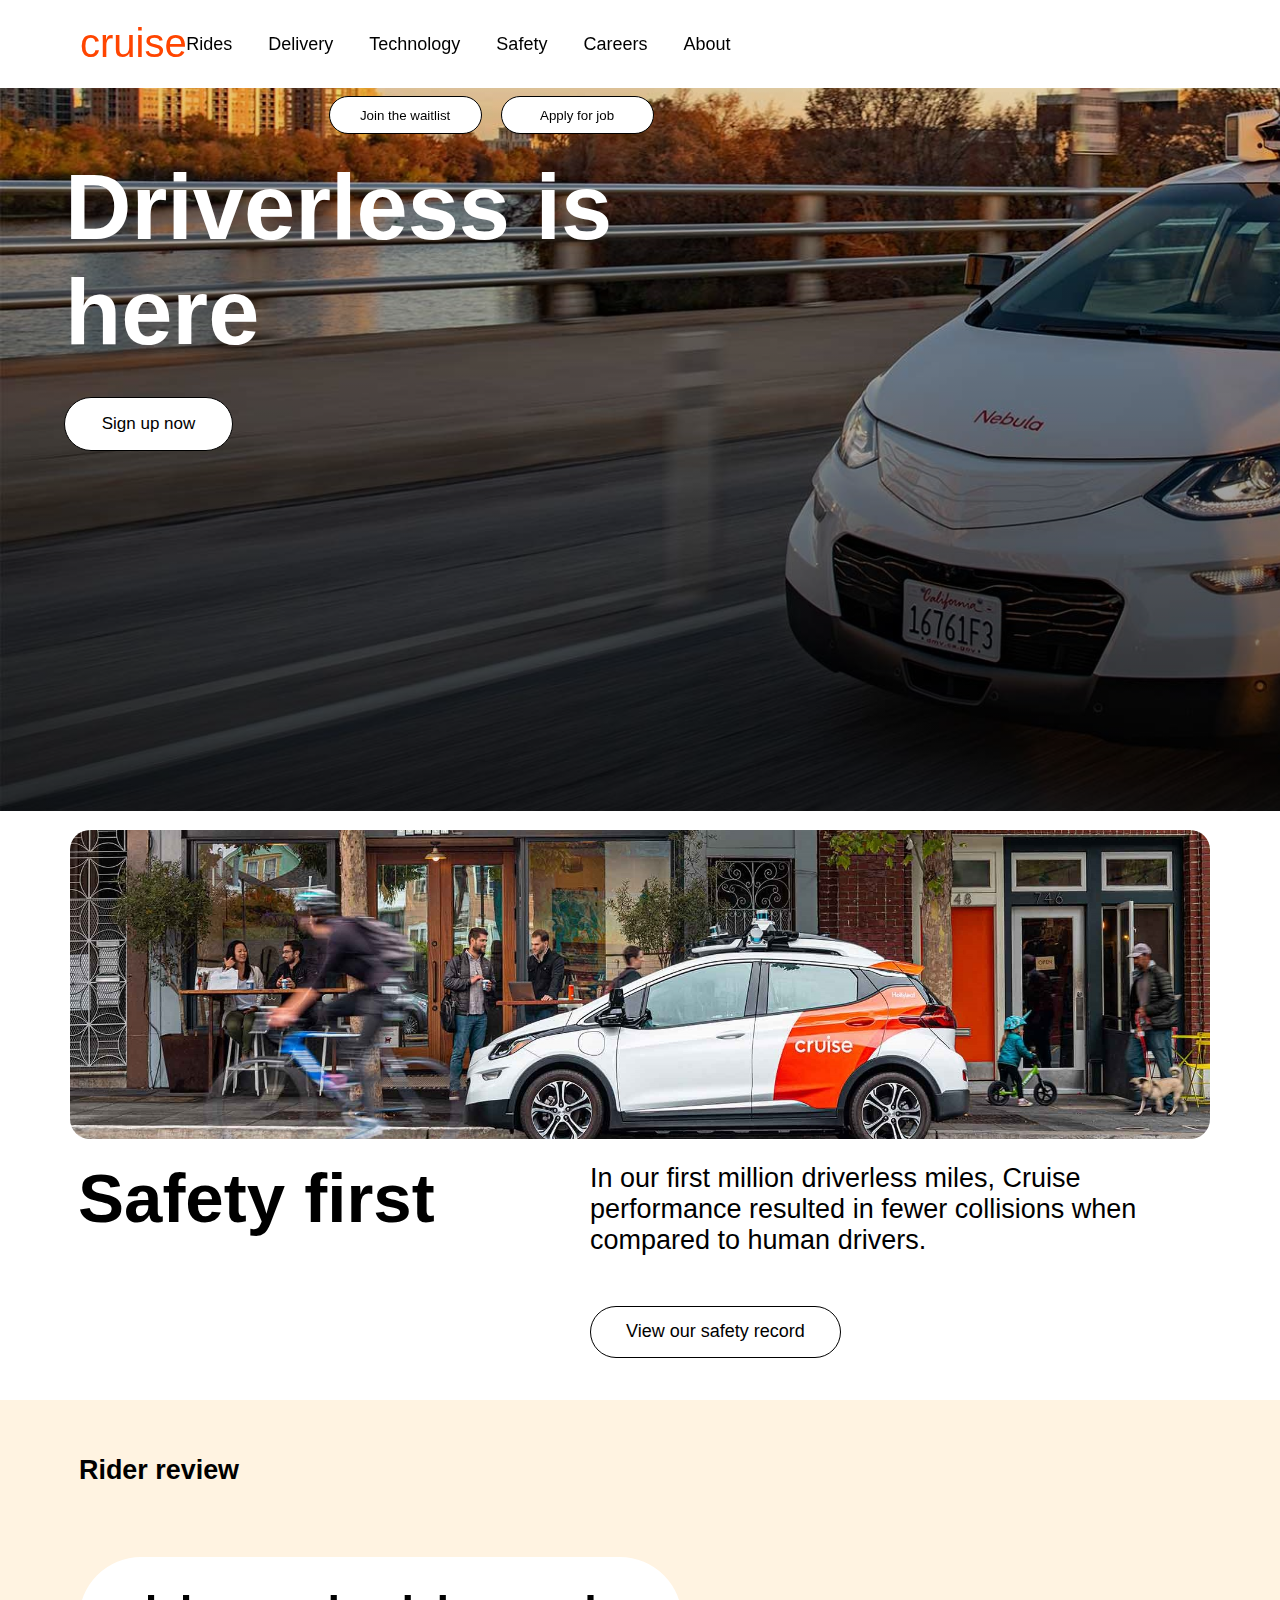
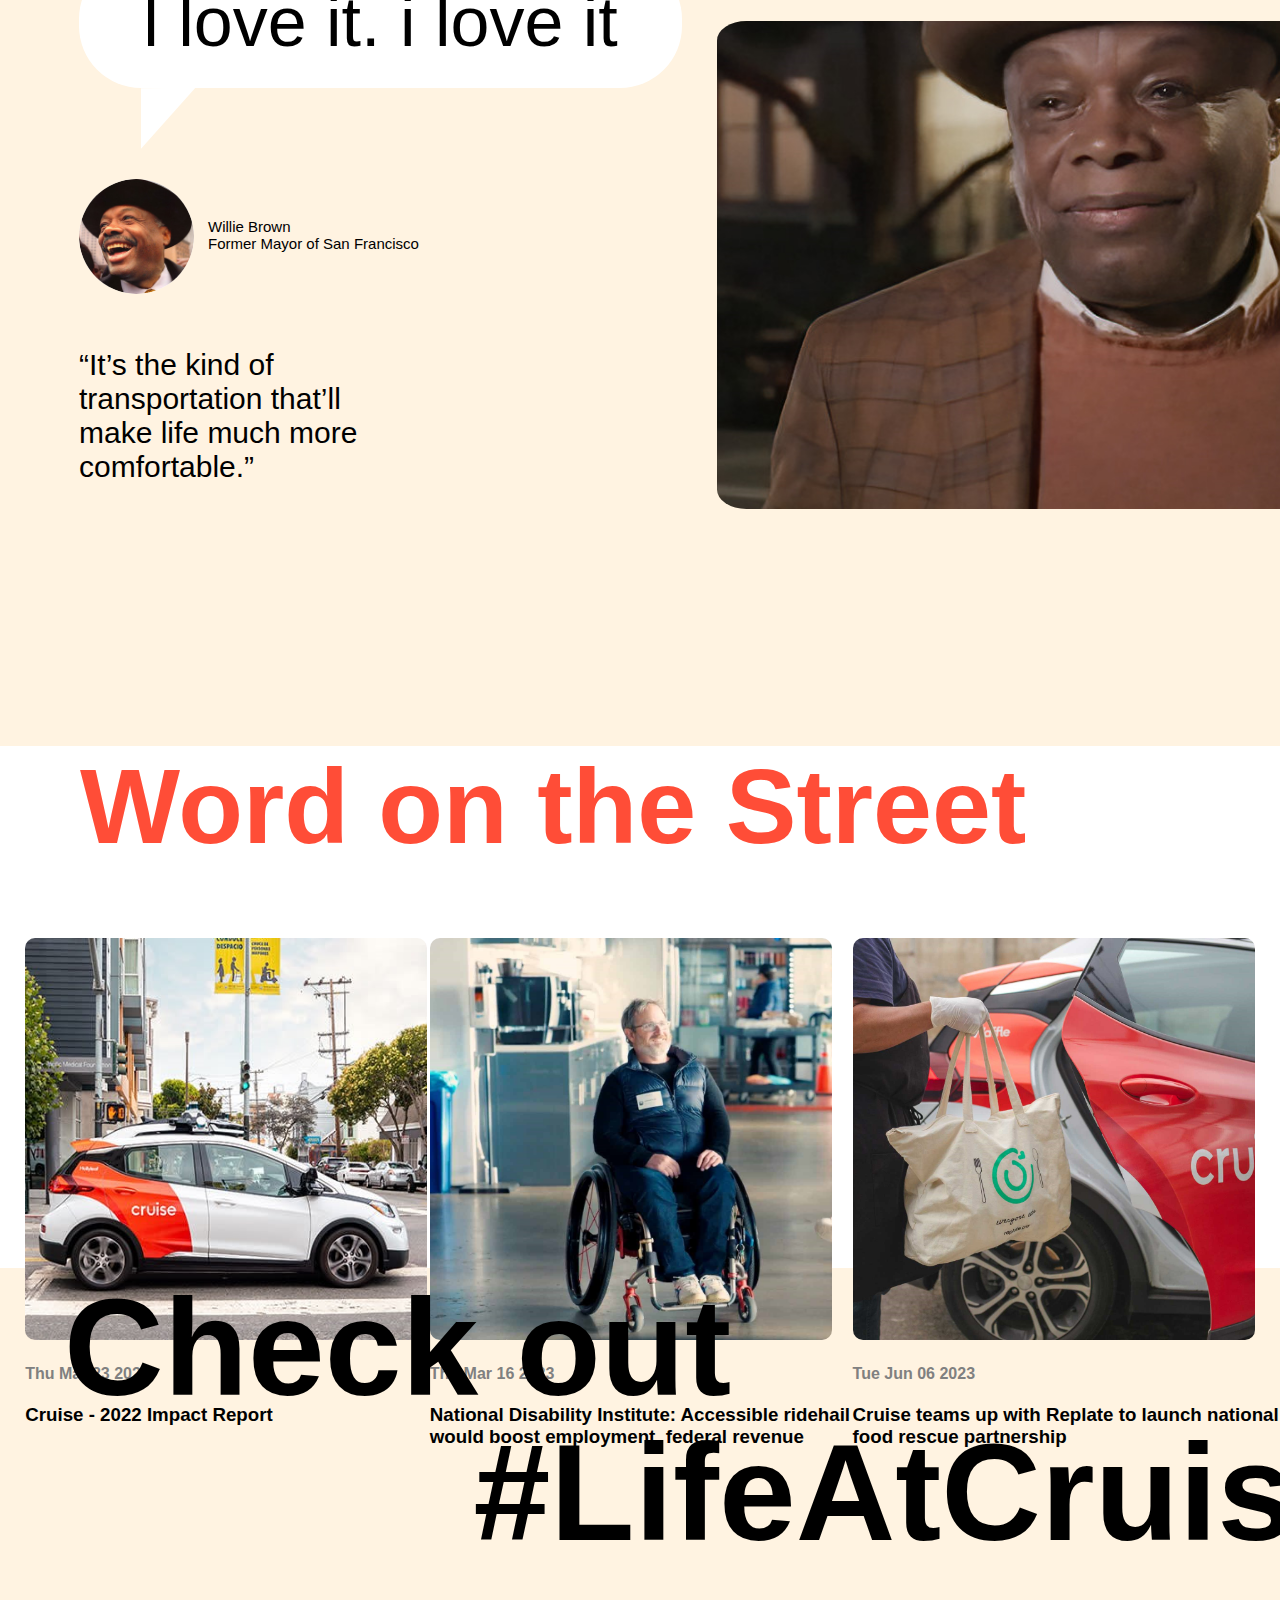
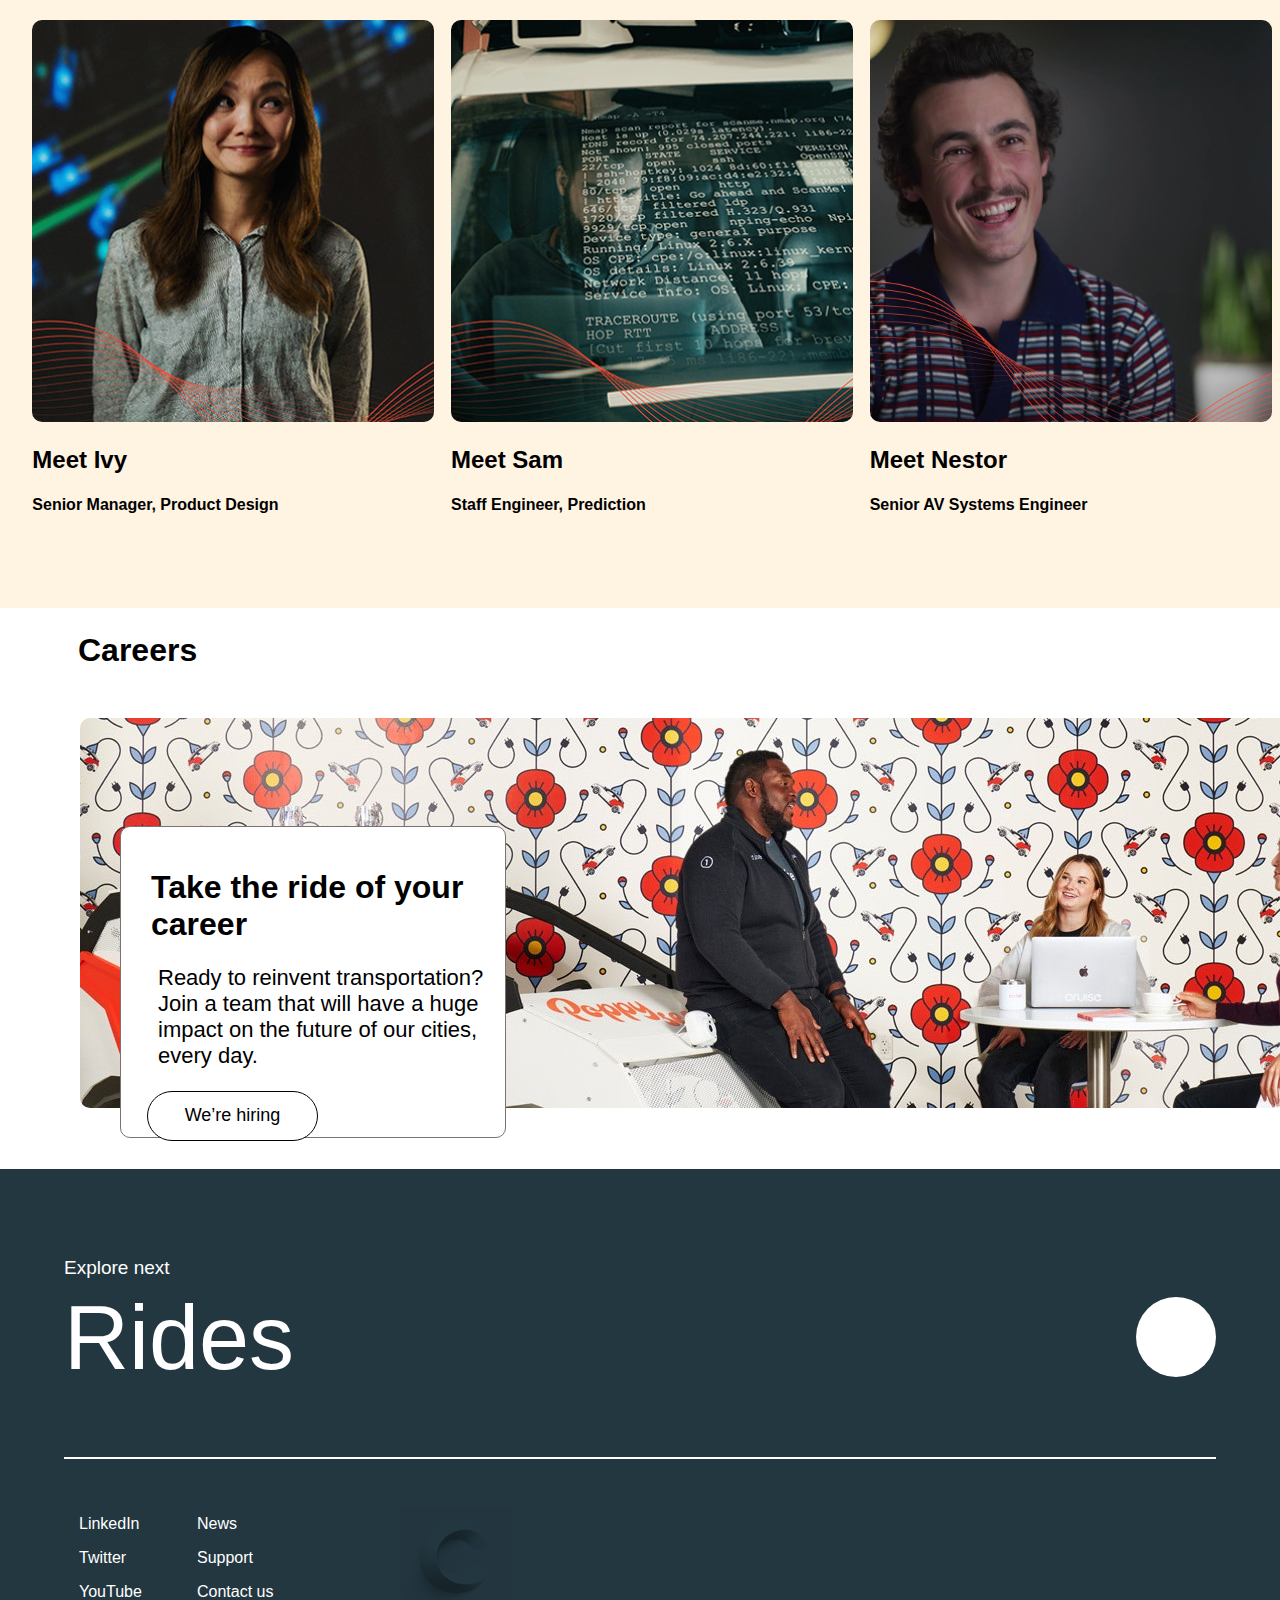
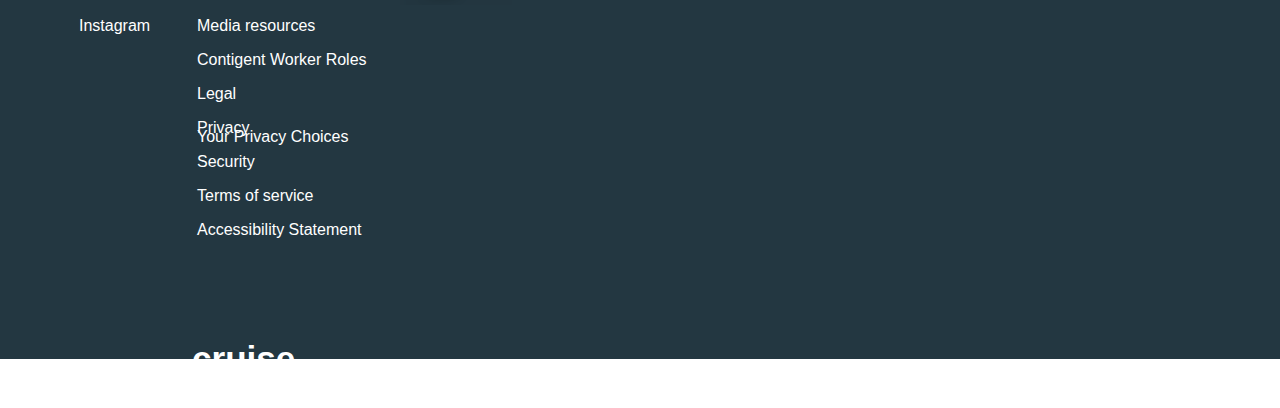
<file: index.html>
<!DOCTYPE html>
<html lang="en">
<head>
    <meta charset="UTF-8">
    <meta name="viewport" content="width=device-width, initial-scale=1.0">
    <title>Document-Cruise</title>
    <link rel="stylesheet" href="https://cdnjs.cloudflare.com/ajax/libs/font-awesome/6.4.0/css/all.min.css" integrity="sha512-iecdLmaskl7CVkqkXNQ/ZH/XLlvWZOJyj7Yy7tcenmpD1ypASozpmT/E0iPtmFIB46ZmdtAc9eNBvH0H/ZpiBw==" crossorigin="anonymous" referrerpolicy="no-referrer" />
<link href="Cruise-styles.css" type="text/css" rel="stylesheet">
</head>
<body>
    <header class="header">
        <div class="header1">
            <a>cruise</a>
        </div>
        <div class="nav">
            <ul>
                <li><a>Rides</a></li>
                <li><a>Delivery</a></li>
                <li><a>Technology</a></li>
                <li><a>Safety</a></li>
                <li><a>Careers</a></li>
                <li><a>About</a></li>
            </ul>
        </div>
        <div class="header2">
            <button>Join the waitlist</button>
            <button>Apply for job</button>
        </div>
       
    </header>   
    <div class="container">
        <div class="first-container">
            <div class="first-container1">
                <h1>Driverless is here</h1>
            </div>
            <div class="first-container2">
                <button>Sign up now</button>
            </div>
        </div>
        <div >
            <img class="second-container" src="./IMG-2.jpg" alt="">
        </div>
        
            <div class="container-3">
                <a><strong> Safety first</strong></a>
            </div>
            <div class="container-4">
                <p>In our first million driverless miles, Cruise performance resulted in fewer collisions when compared to human drivers.</p>
                <button>View our safety record</button> 
            </div>
        </div>
    </div>
    <div class="container-5">
        <div class="container-5-1">
            <h3>Rider review</h3>
        </div>
        <div class="container-5-2">
            <button>l love it. i love it</button> 
            <div class="container-5-3">
                
            </div>
            <div class="container-5-4">
                <img src="Willie_Brown__1_.png" alt="">
            </div>
            <div class="container-5-5">
                <img src="Rectangle_2919.png" alt="">
                <p>Willie Brown<br>Former Mayor of San Francisco</p>
            </div>
            <div class="container-5-6">
                <a>“It’s the kind of transportation that’ll make life much more comfortable.”</a>
            </div>        
        </div>
    </div>
    <div class="container-6">
        <div class="container-6-1">
            <h1>Word on the Street</h1>

            <div class="row1">
                <div ><img src="2022-impact-report-header1.jpg" ><h4 class="text1">Thu Mar 23 2023</h4><h3>Cruise - 2022 Impact Report</h3></div>
                <div ><img src="NDI-Report-Header-optimized.jpg" ><h4 class="text1">Thu Mar 16 2023</h4><h3>National Disability Institute: Accessible ridehail<br> would boost employment, federal revenue</h3></div>
                <div ><img src="cruisexreplate_thumbnail_video.jpg" ><h4 class="text1">Tue Jun 06 2023</h4><h3>Cruise teams up with Replate to launch national<br> food rescue partnership</h3></div>
            </div>
        </div>
    </div> 
    <div class="container-7">
        <div class="text7-1"><h1>Check out</h1></div>
        <div class="text7-2"><h1>#LifeAtCruise</h1></div>
        <div class="row2">
            <div ><img src="Homepage_EmployeeSpotlightModule_IvyThumbnail_F.png" ><h2 class="text1">Meet Ivy</h2><h4>Senior Manager, Product Design</h4></div>
            <div ><img src="Homepage_EmployeeSpotlightModule_SamThumbnail_F.png" ><h2 class="text1">Meet Sam</h2><h4>Staff Engineer, Prediction</h4></div>
            <div ><img src="EmployerBrand_Nestor-EB.png" ><h2 class="text1">Meet Nestor</h2><h4>Senior AV Systems Engineer</h4></div>
        </div>
    </div> 
    <div class="container-8">
        <h1 id="careers">Careers</h1>
        <div><img src="Recurring_Careers_New.jpg"></div>
        <div class="container-8-1">
            <h1 class="container-8-2">Take the ride of your<br> career</h1>
            <p>Ready to reinvent transportation? Join a team that will have a huge impact on the future of our cities, every day.</p>
            <div>
                <button>We’re hiring</button> 
            </div>
        </div>
    </div>
    <div class="container-9">
        <div class="container-9-1">
            <div class="container-9-2">
                <a>Explore next</a>
            </div>
              <div class="container-9-3">
                <div class="text"><a>Rides</a></div>
                <div class="button">
                    <i class="fa-solid fa-arrow-right"></i>
                </div>

              </div>

        </div>

    </div>
    <footer>
        <div class="footer-1">
        <ul>
            <li><a>LinkedIn</a></li>
            <li><a>Twitter</a></li>
            <li><a>YouTube</a></li>
            <li><a>Instagram</a></li>
        </ul>
    </div>
    <div class="footer-2">
        <ul>
            <li><a>News</a></li>
            <li><a>Support</a></li>
            <li><a>Contact us</a></li>
            <li><a>Media resources</a></li>       
            <li><a>Contigent Worker Roles</a></li>
            <li><a>Legal</a></li>
            <li><a>Privacy</a></li>
            <li><a>Security</a></li>
            <li><a>Terms of service</a></li>
            <li><a>Accessibility Statement</a></li>
        </ul>
    </div>
    <div class="footer-3">
        <ul>
            <li><a>Your Privacy Choices</a></li>
        </ul>
    </div>
    <div class="footer-4">
        <img src="download.png" alt="">
    </div>
    <div class="footer-5">
        <h3>cruise</h3>
    </div>
    <div class="footer-6">
        <h4>© 2023 Cruise LLC</h4>
    </div>
    </footer>
    
    
      
</body>

</html>
</file>
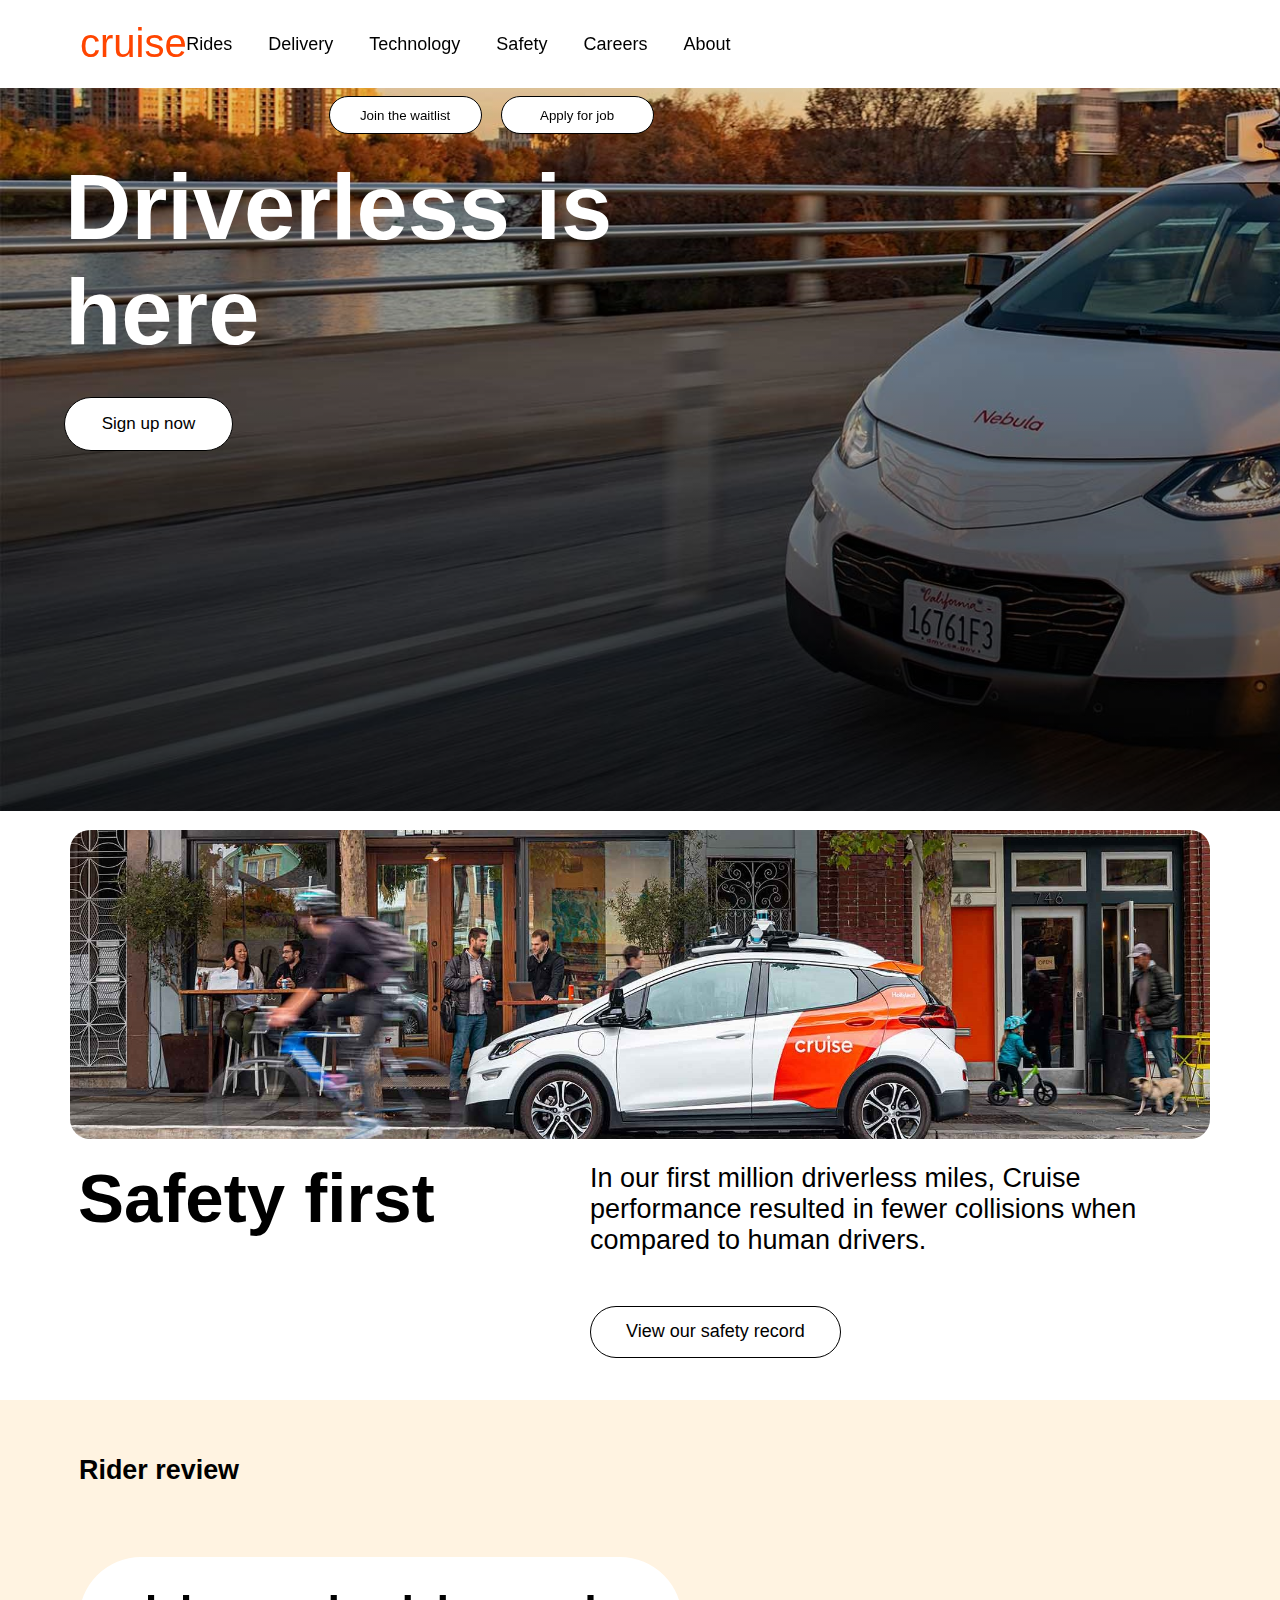
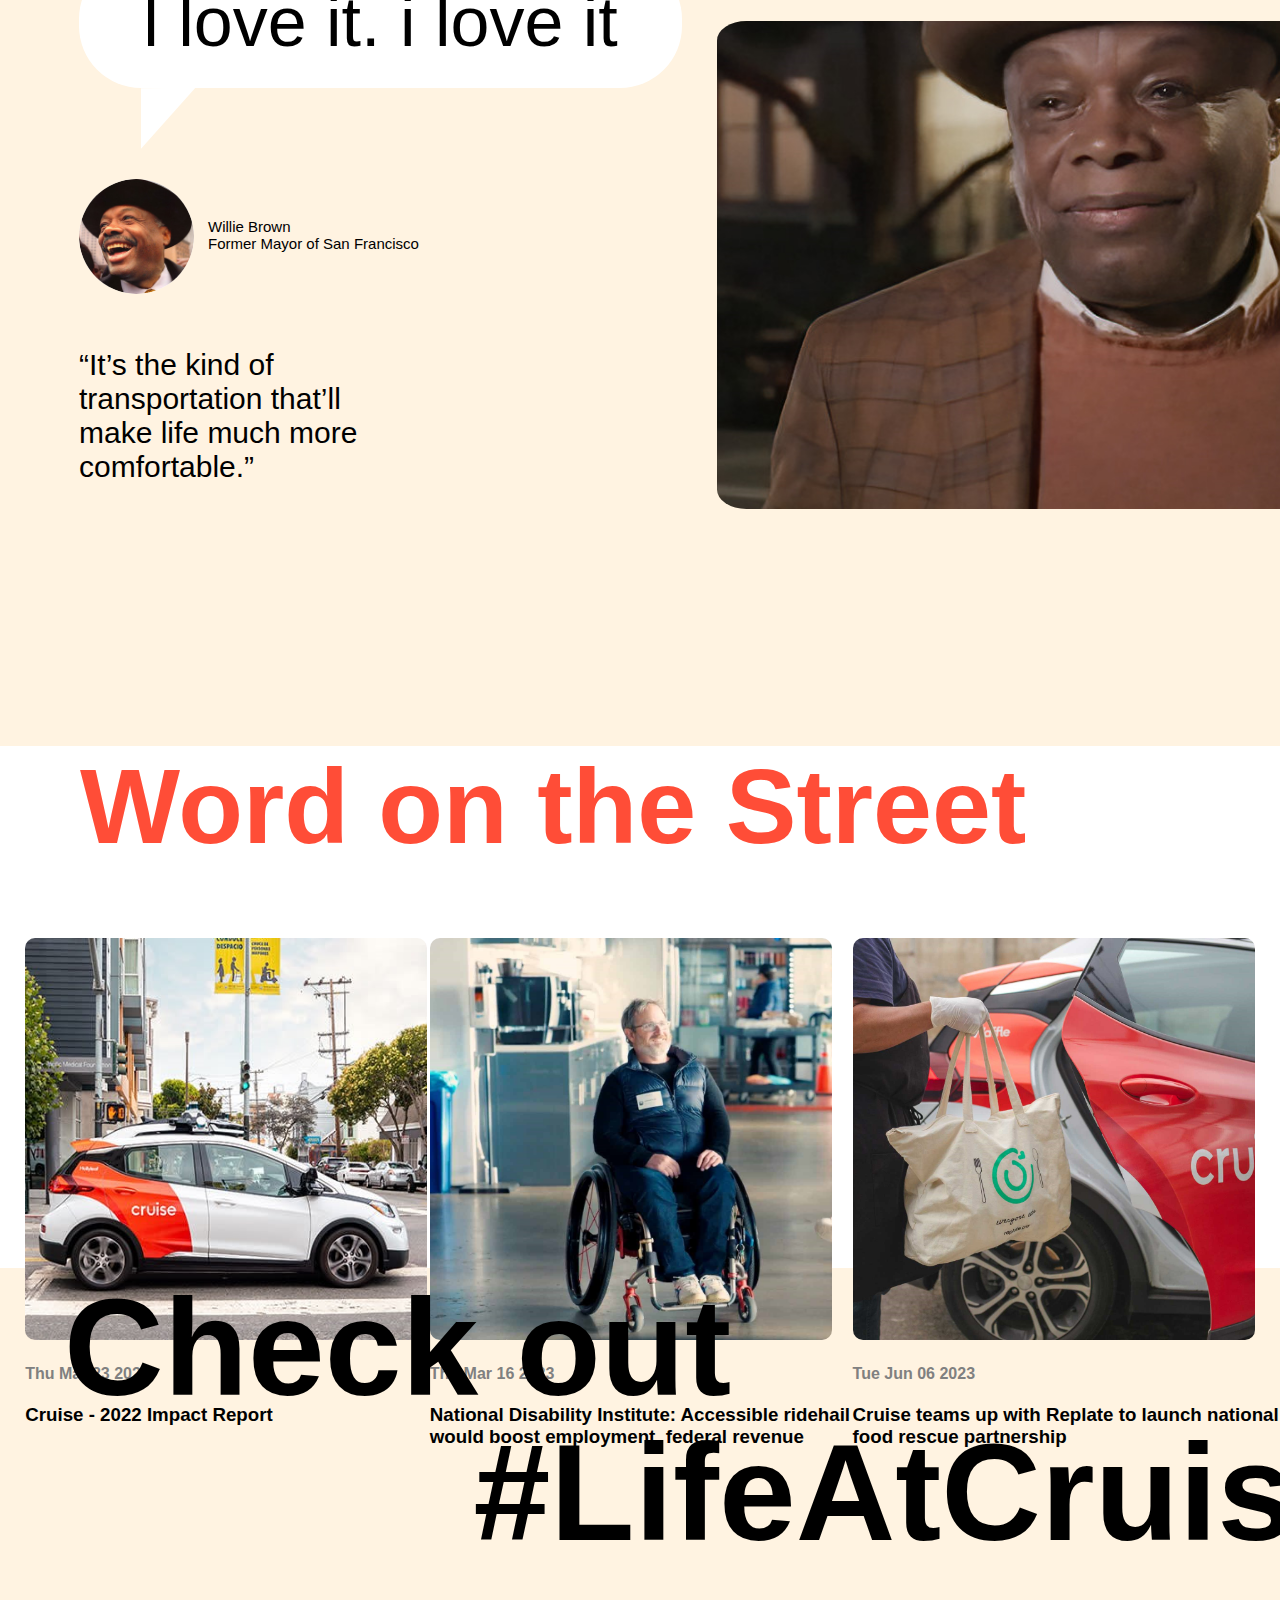
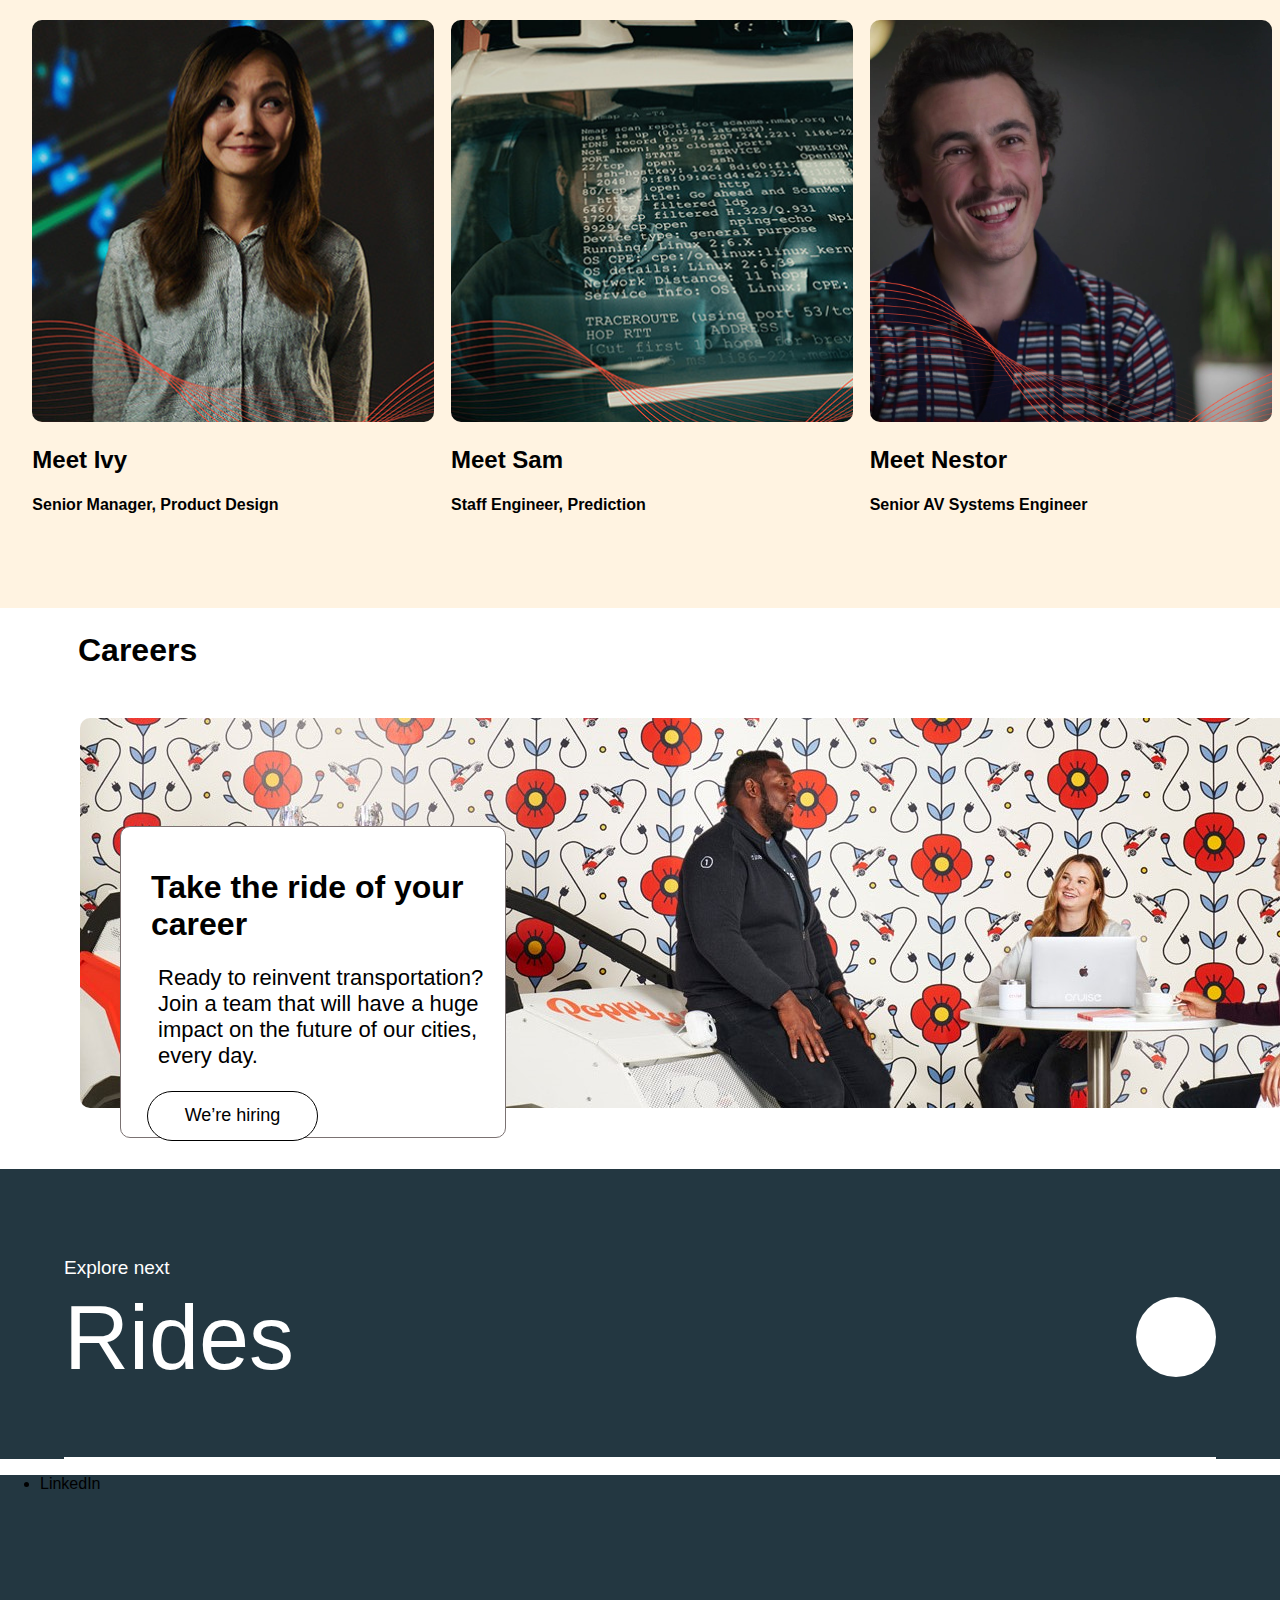
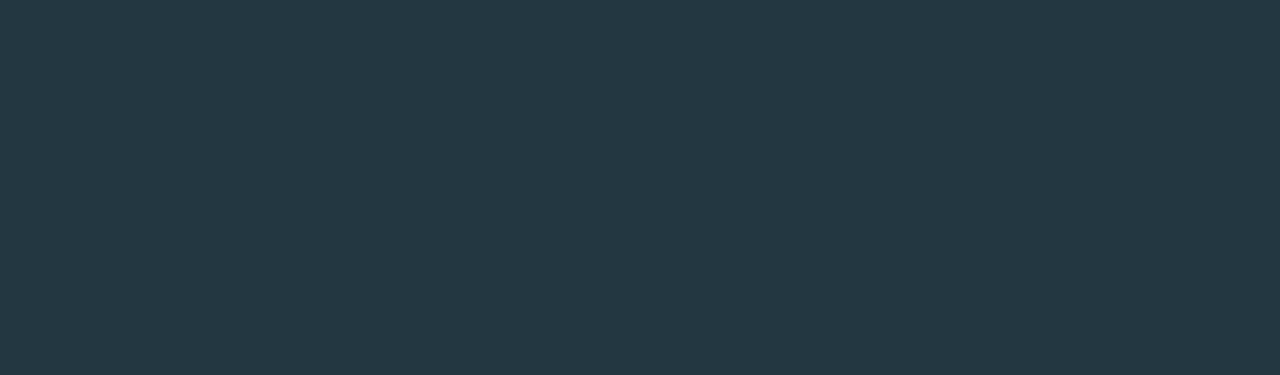
<file: Cruise.html>
<!DOCTYPE html>
<html lang="en">
<head>
    <meta charset="UTF-8">
    <meta name="viewport" content="width=device-width, initial-scale=1.0">
    <title>Document-Cruise</title>
    <link rel="stylesheet" href="https://cdnjs.cloudflare.com/ajax/libs/font-awesome/6.4.0/css/all.min.css" integrity="sha512-iecdLmaskl7CVkqkXNQ/ZH/XLlvWZOJyj7Yy7tcenmpD1ypASozpmT/E0iPtmFIB46ZmdtAc9eNBvH0H/ZpiBw==" crossorigin="anonymous" referrerpolicy="no-referrer" />
<link href="Cruise-styles.css" type="text/css" rel="stylesheet">
</head>
<body>
    <header class="header">
        <div class="header1">
            <a>cruise</a>
        </div>
        <div class="nav">
            <ul>
                <li><a>Rides</a></li>
                <li><a>Delivery</a></li>
                <li><a>Technology</a></li>
                <li><a>Safety</a></li>
                <li><a>Careers</a></li>
                <li><a>About</a></li>
            </ul>
        </div>
        <div class="header2">
            <button>Join the waitlist</button>
            <button>Apply for job</button>
        </div>
       
    </header>   
    <div class="container">
        <div class="first-container">
            <div class="first-container1">
                <h1>Driverless is here</h1>
            </div>
            <div class="first-container2">
                <button>Sign up now</button>
            </div>
        </div>
        <div >
            <img class="second-container" src="IMG-2.jpg" alt="">
        </div>
        
            <div class="container-3">
                <a><strong> Safety first</strong></a>
            </div>
            <div class="container-4">
                <p>In our first million driverless miles, Cruise performance resulted in fewer collisions when compared to human drivers.</p>
                <button>View our safety record</button> 
            </div>
        </div>
    </div>
    <div class="container-5">
        <div class="container-5-1">
            <h3>Rider review</h3>
        </div>
        <div class="container-5-2">
            <button>l love it. i love it</button> 
            <div class="container-5-3">
                
            </div>
            <div class="container-5-4">
                <img src="Willie_Brown__1_.png" alt="">
            </div>
            <div class="container-5-5">
                <img src="Rectangle_2919.png" alt="">
                <p>Willie Brown<br>Former Mayor of San Francisco</p>
            </div>
            <div class="container-5-6">
                <a>“It’s the kind of transportation that’ll make life much more comfortable.”</a>
            </div>        
        </div>
    </div>
    <div class="container-6">
        <div class="container-6-1">
            <h1>Word on the Street</h1>

            <div class="row1">
                <div ><img src="2022-impact-report-header1.jpg" ><h4 class="text1">Thu Mar 23 2023</h4><h3>Cruise - 2022 Impact Report</h3></div>
                <div ><img src="NDI-Report-Header-optimized.jpg" ><h4 class="text1">Thu Mar 16 2023</h4><h3>National Disability Institute: Accessible ridehail<br> would boost employment, federal revenue</h3></div>
                <div ><img src="cruisexreplate_thumbnail_video.jpg" ><h4 class="text1">Tue Jun 06 2023</h4><h3>Cruise teams up with Replate to launch national<br> food rescue partnership</h3></div>
            </div>
        </div>
    </div> 
    <div class="container-7">
        <div class="text7-1"><h1>Check out</h1></div>
        <div class="text7-2"><h1>#LifeAtCruise</h1></div>
        <div class="row2">
            <div ><img src="Homepage_EmployeeSpotlightModule_IvyThumbnail_F.png" ><h2 class="text1">Meet Ivy</h2><h4>Senior Manager, Product Design</h4></div>
            <div ><img src="Homepage_EmployeeSpotlightModule_SamThumbnail_F.png" ><h2 class="text1">Meet Sam</h2><h4>Staff Engineer, Prediction</h4></div>
            <div ><img src="EmployerBrand_Nestor-EB.png" ><h2 class="text1">Meet Nestor</h2><h4>Senior AV Systems Engineer</h4></div>
        </div>
    </div> 
    <div class="container-8">
        <h1 id="careers">Careers</h1>
        <div><img src="Recurring_Careers_New.jpg"></div>
        <div class="container-8-1">
            <h1 class="container-8-2">Take the ride of your<br> career</h1>
            <p>Ready to reinvent transportation? Join a team that will have a huge impact on the future of our cities, every day.</p>
            <div>
                <button>We’re hiring</button> 
            </div>
        </div>
    </div>
    <div class="container-9">
        <div class="container-9-1">
            <div class="container-9-2">
                <a>Explore next</a>
            </div>
              <div class="container-9-3">
                <div class="text"><a>Rides</a></div>
                <div class="button">
                    <i class="fa-solid fa-arrow-right"></i>
                </div>

              </div>

        </div>

    </div>
    <footer>
        <ul>
            <li>LinkedIn</li>
        </ul>
    </footer>
    
    
      
</body>

</html>
</file>
<file: Cruise-styles.css>
body{
    margin: 0%;
    font-family: Poppins,sans-serif;
}
.header{
    width: 100%;
    height: 88px;
    background: white;
    position: fixed;
    z-index: 1000;
    top: 0;
}
.header1{
    width: 14%;
    height: 54%;
    color: orangered;
    padding-top: 21px;
    float: left;
   
}
.header1 a{
    font-size: 40px; 
    margin-left: 80px;
}
.nav ul{
    float: left;
    font-size: 18px;
    margin-top: 34px;
    margin-left: -4rem;
}
.nav li{
    display: inline-block;
    list-style: none;
    cursor: pointer;
}
.nav ul li a{
    color: black;
    padding-left: 31px;
}
.nav a:hover{
    color: red;
}
.header2{
    width: 400px;
    height: 50px;
    float: left;
    margin-top: 17px;
    justify-content: center;
    align-items: center;
    margin-left: 22%;
    display: flex;
    
}
.header2 button{
    margin-left: 19px;
    height: 38px;
    width: 153px;
    outline: none;
    border-radius: 50px;
    background-color: #ffff;
    border: #000 solid 1px;
    transition: .5s;
}
.header2 button:hover{
    color: red;
    border-color: red;
    transform: translateY(-3px);
    box-shadow: 1px 1px 6px black;
}

.first-container{
    width: 100%;
    background-image:linear-gradient(rgba(0,0,0,0.01),rgba(0,0,0,0.6)),url("IMG-1.jpg");
    background-size: cover;
    height: 90vh;
    padding-top: 1px;
    
}
.first-container1{
    width: 53%;
    height: 28%;
    /* background-color: aqua; */
    color: #ffff;
    margin-left: 65px;
    font-size: 46px;
    margin-top: 12%;
}
.second-container{
    width: 89%;
    margin-top: 1.5%;
    margin-left: 5.5%;
    border-radius: 20px;
}
.first-container2{
    width: 169px;
    height: 53px;
    float: left;
    margin-top: 16px;
    /* justify-content: center;
    align-items: center; */
    margin-left: 5%;
    display: flex;
}
.first-container2 button{
    height: 54px;
    width: 178px;
    font-size: 17px;
    outline: none;
    border-radius: 50px;
    background-color: #ffff;
    border: #000 solid 1px;

}
.first-container2 button:hover{
    color: red;
    border-color: red;
    transform: translateY(-3px);
    box-shadow: 1px 1px 6px black;
}
.container-3{
    font-size: 69px;
    margin-left: 78px;
    width: 40%;
    margin-top: 16px;
    float: left;
}
.container-4{ 
    float: left;
    width: 50%;
    height: 264px;
    margin-top: -7px;
    font-size: 27px;

}
.container-4 button{
    height: 52px;
    width: 251px;
    border-radius: 25px;
    font-size: 18px;
    margin-top: 23px;
    background-color: #ffff;
    outline: none;
    border-radius: 50px;
    border: #000 solid 1px;

}
.container-4 button:hover{
    color: red;
    border-color: red;
    transform: translateY(-3px);
    box-shadow: 1px 1px 6px black;
}
.container-5{
    float: left;
    width: 1440px;
    height: 102vh;
    padding-top: 28px;
    padding-left: 79px;
    font-size: 23px;
    background-color:#fff3e1;
}
.container-5-1{
    float: left;
    width: 100%;
    height: 36px;
    color: #000;
    
}
.container-5-2{
    float: left;
    width: 42%;
    height: 216px;
    margin-top: 51px;
    padding-top: 19px;
    
}
.container-5-2 button{
    height: 131px;
    width: 603px;
    border-radius: 25px;
    font-size: 70px;
    margin-top: 23px;
    background-color: #ffff;
    outline: none;
    border-radius: 62px;
    border: #000 solid 0px;
    
}
.container-5-3{
    width: 9%;
    background-color: #ffff;
    height: 61px;
    margin-left: 62px;
    clip-path: polygon(0 1%, 0% 100%, 100% 0);

}
.container-5-4{
    /* float: left; */
    padding-left: 638px;

}
.container-5-4 img{
    border-radius: 4%;
    width: 735px;
    height: 488px;
    margin-top: -8rem;

}
.container-5-5{
    display: flex;
    width: 400px;
    margin-top: -21rem;
    color: #000;
   
}
.container-5-5 img{
    width: 115px;
    height: 115px;
    border-radius: 80px;
}
.container-5-5 p{
    font-size: 15px;
    margin-top: 39px;
    margin-left: 14px;
}
.container-5-6{
    width: 291px;
    color: rgb(0, 0, 0);
    font-size: 30px;
    margin-top: 54px;
}
.container-6{
    margin-top: 68%;
    width: 100%;
}
.container-6-1{
    width: 100%;
    height: 860px;
}
.container-6-1 h1{
    font-size: 106px;
    margin-left: 80px;
    padding-top: 38px;
    color: #ff4d37;
}
.row1{
    display: flex;
    padding-left: 24px;
    justify-content: space-around;
}
.row1 img{
    width: 402px;
    height: 402px;
    border-radius: 10px;
}
.row1 img:hover{
    box-shadow: 1px 1px 6px black;
}
.row1 h4{
    color: gray;
}
.container-7{
    width: 100%;
    height: 940px;
    background-color:#fff3e1;
}
.container-7 h1{
    color: #000;
    width: 100%;
    height: 115px;
    font-size: 138px;
}
.text7-1{
    padding-left: 5%;
    margin-top: -98px;
}
.text7-2{
    padding-left: 37%;
    margin-top: -62px;
}
.row2{
    display: flex;
    padding-left: 24px;
    justify-content: space-around;
}
.row2 img{
    width: 402px;
    height: 402px;
    border-radius: 10px;
}
.row2 img:hover{
    box-shadow: 1px 1px 6px black;
}
.container-8{
    width: 100%;
    height: 562px;
    margin-top: -22px;
}
#careers{
    margin-left: 78px;
    padding-top: 25px;
}
.container-8 img{
    margin-left: 80px;
    margin-top: 28px;
    border-radius: 10px;
    
}
.container-8-1{
    width: 30%;
    height: 310px;
    margin-left: 120px;
    background-color: #ffff;
    position: relative;
    top: -286px;
    border-radius: 10px;
    border: #7b7272 solid 0.1px;
}
.container-8-1:hover{
    box-shadow: 1px 1px 6px black;
}
.container-8-2{
    margin-left: 30px;
    padding-top: 20px;
}
.container-8-1 p{
    margin-left: 37px;
    font-size: 22px;
}
.container-8 button{
    margin-left: 26px;
    height: 50px;
    width: 171px;
    outline: none;
    border-radius: 50px;
    background-color: #ffff;
    border: #000 solid 1px;
    transition: .5s;
    font-size: 18px;
}
.container-8 button:hover{
    color: red;
    border-color: red;
    transform: translateY(-3px);
    box-shadow: 1px 1px 6px black;
}
.container-9{
    width: 100%;
    height: 290px;
    background-color:#233741;   
    display: flex;
    justify-content: center;
    align-items: flex-end;
    
}

.container-9-1{
    width: 90%;
    height: 200px;
    border-bottom: 2px solid white
}
.container-9-2{
    float: left;
    width: 100%;
    height: 30px;
    font-size: 19px;
    color: #ffff;
}
.container-9-3{
    float: left;
    width: 100%;
    height: 100px;
    display: flex;
    align-items: center;
    justify-content: space-between;
}
.text{
    width: 230px;
    height: 100px;
    font-size: 90px;
    color:#fff;
}
.button{
    width: 80px;
    height: 80px;
    border-radius: 50%;
    background-color:#ffff;
    display: flex;
    justify-content: center;
    align-items: center;
}
.button:hover{
    background-color: #ff4d37;
}
footer{
    width: 100%;
    height: 500px;
    background-color:#233741; 
}
.footer-1{
    width: 79px;
    height: 304px;  
    margin-left: 39px;
    padding-top: 32px;
    color: #ffff; 
    float: left; 
}
.footer-1 ul{
    width: 350px;
    display: flex;
    flex-direction: column;   
}
.footer-1 ul li{
    display: block;
    list-style: none;
    line-height: 34px; 
}
.footer-1 a:hover{
    color: #ff4d37;
 }
.footer-2{
    width: 178px;
    height: 181px;
    margin-left: 39px;
    padding-top: 32px;
    color: #ffff; 
    float: left;
}
.footer-2 ul{
    width: 350px;
    display: flex;
    flex-direction: column;   
}
.footer-2 ul li{
    display: block;
    list-style: none;
    line-height: 34px;   
}
.footer-2 a:hover{
    color: #ff4d37;
 }
.footer-3{
    width: 1100px;
    height: 304px;
    margin-left: 39px;
    padding-top: 32px;
    color: #ffff; 
    float: left;
}
.footer-3 ul{
    width: 350px;
    display: flex;
    flex-direction: column;   
}
.footer-3 ul li{
    display: block;
    list-style: none;
    line-height: 34px;   
}
.footer-3 a:hover{
   color: #ff4d37;
}
.footer-4 img{
    margin-left: 65px;
    margin-top: 50px;

}
.footer-5{
    width: 162px;
    height: 41px;
    margin-left: 192px;
    margin-top: -104px;
    float: left;
    font-size: 30px;
    color: #ffff;

}
.footer-6{
    float: left;
    color: #ffff;
    width: 159px;
    height: 50px;
    margin-left: 192px;
    margin-top: -63px;
    margin-left: 1292px;
}
</file>
